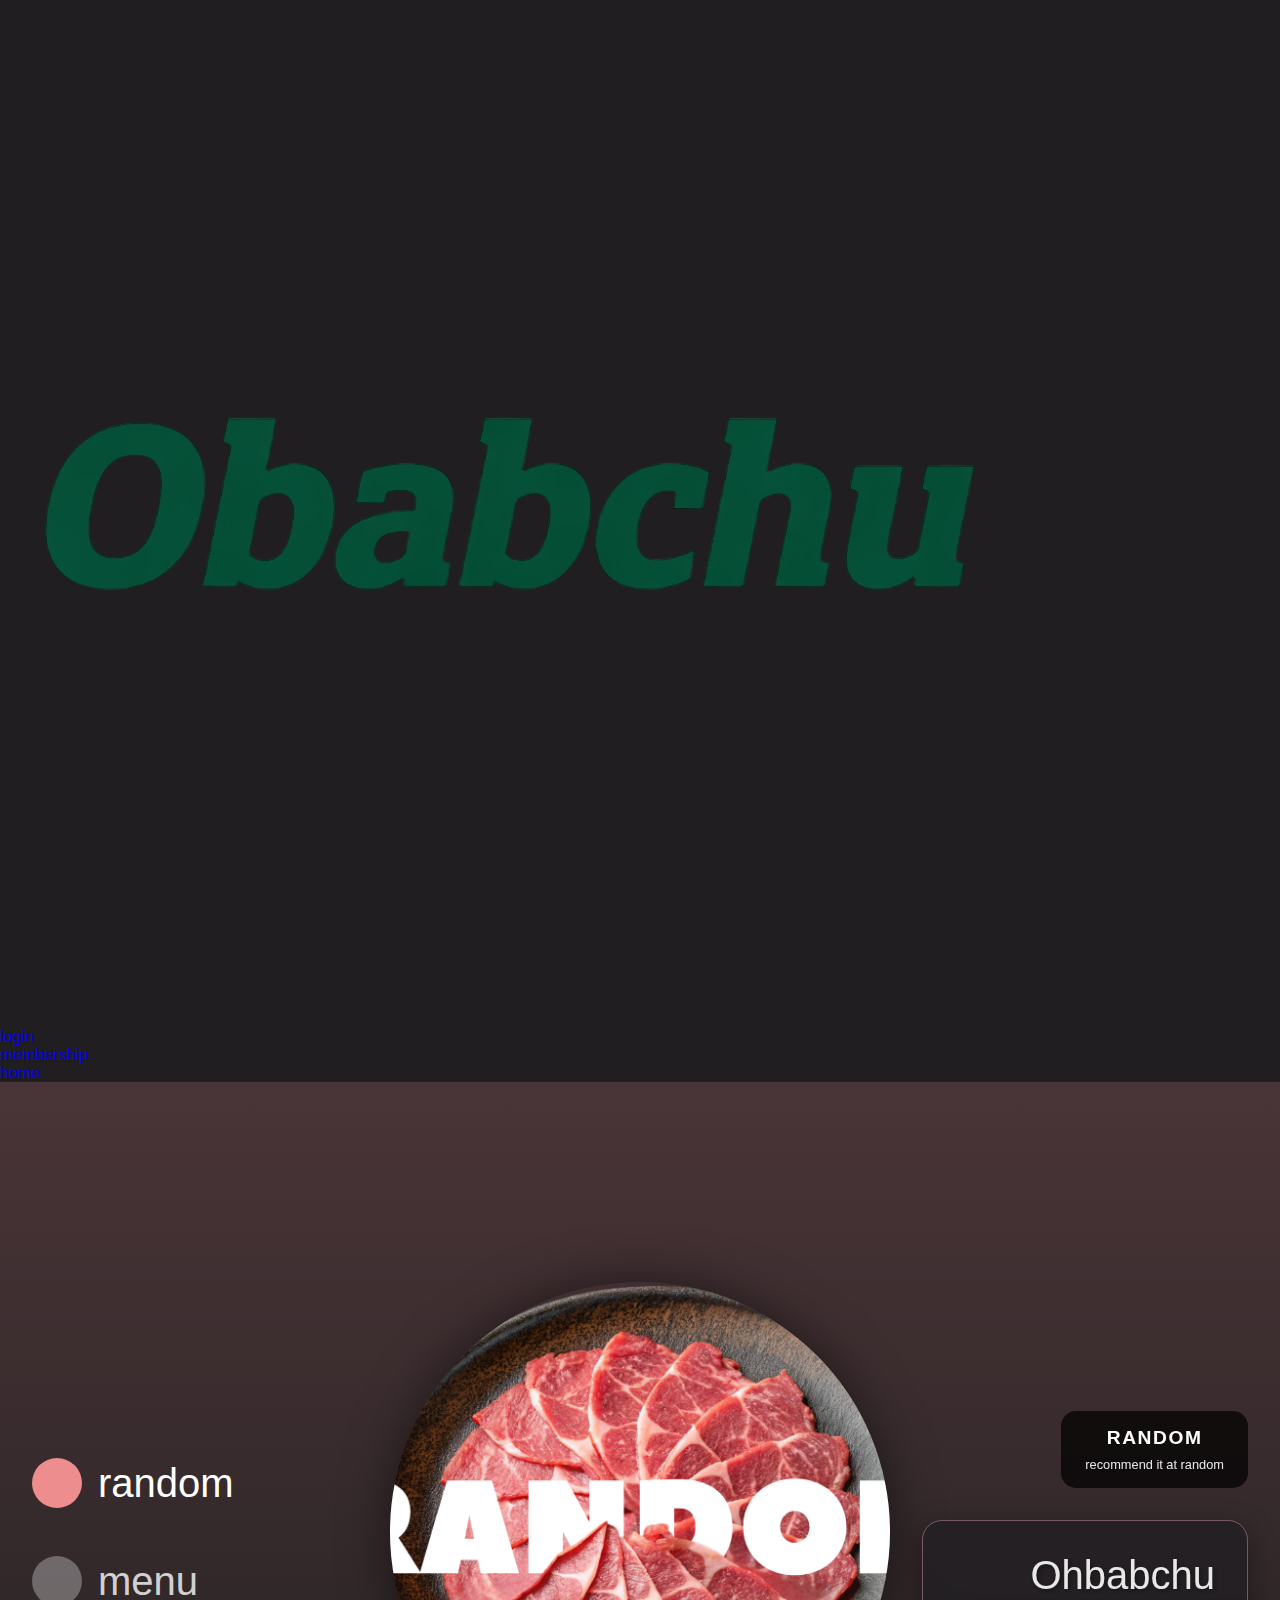
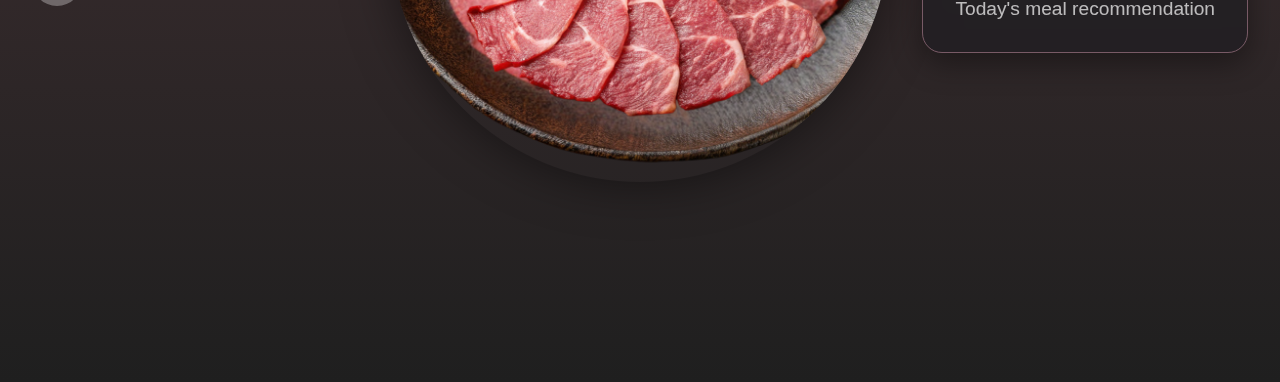
<file: obabachuWIthServer/food/index.html>
<!DOCTYPE html>
<html lang="ko">

<head>
    <meta charset="UTF-8">
    <meta name="viewport" content="width=device-width, initial-scale=1.0">
    <title>오밥추 - 음식 추천</title>
    <link rel="stylesheet" href="https://cdnjs.cloudflare.com/ajax/libs/font-awesome/6.1.0/css/all.min.css">
    <link rel="stylesheet" href="../style/style.css">
    <link rel="stylesheet" href="../style/food-style.css">
</head>

<body>
    <header>
        <a href="../index.html">
            <img src="../images/logo.png" alt="Ohbabchu Logo" />
        </a>
        <nav>
            <ul>
                <li><a href="../member/login.html">login</a></li>
                <li><a href="../member/register.html">membership</a></li>
                <li><a href="../index.html">home</a></li>
            </ul>
        </nav>
    </header>

    <main class="food-main">
        <div class="left-sidebar">
            <div class="selector-buttons">
                <button class="selector-btn active" data-type="random">
                    <span class="btn-circle"></span>
                    <span>random</span>
                </button>
                <button class="selector-btn" data-type="menu">
                    <span class="btn-circle"></span>
                    <span>menu</span>
                </button>

            </div>
        </div>

        <div class="center-content">
            <div class="food-image-container">
                <img id="foodImage" src="../images/random.png" alt="음식 이미지">

            </div>
        </div>

        <div class="right-sidebar">
            <div class="action-btn-container">
                <button class="action-btn random-btn">
                    <span>RANDOM</span>
                    <small>recommend it at random</small>
                </button>
            </div>

            <div class="food-info">
                <div class="restaurant-name" id="restaurantName">Ohbabchu</div>
                <div class="food-category" id="foodCategory">Today's meal recommendation</div>
            </div>
        </div>
    </main>

    <script src="../script/foodSelect.js"></script>
</body>

</html>
</file>
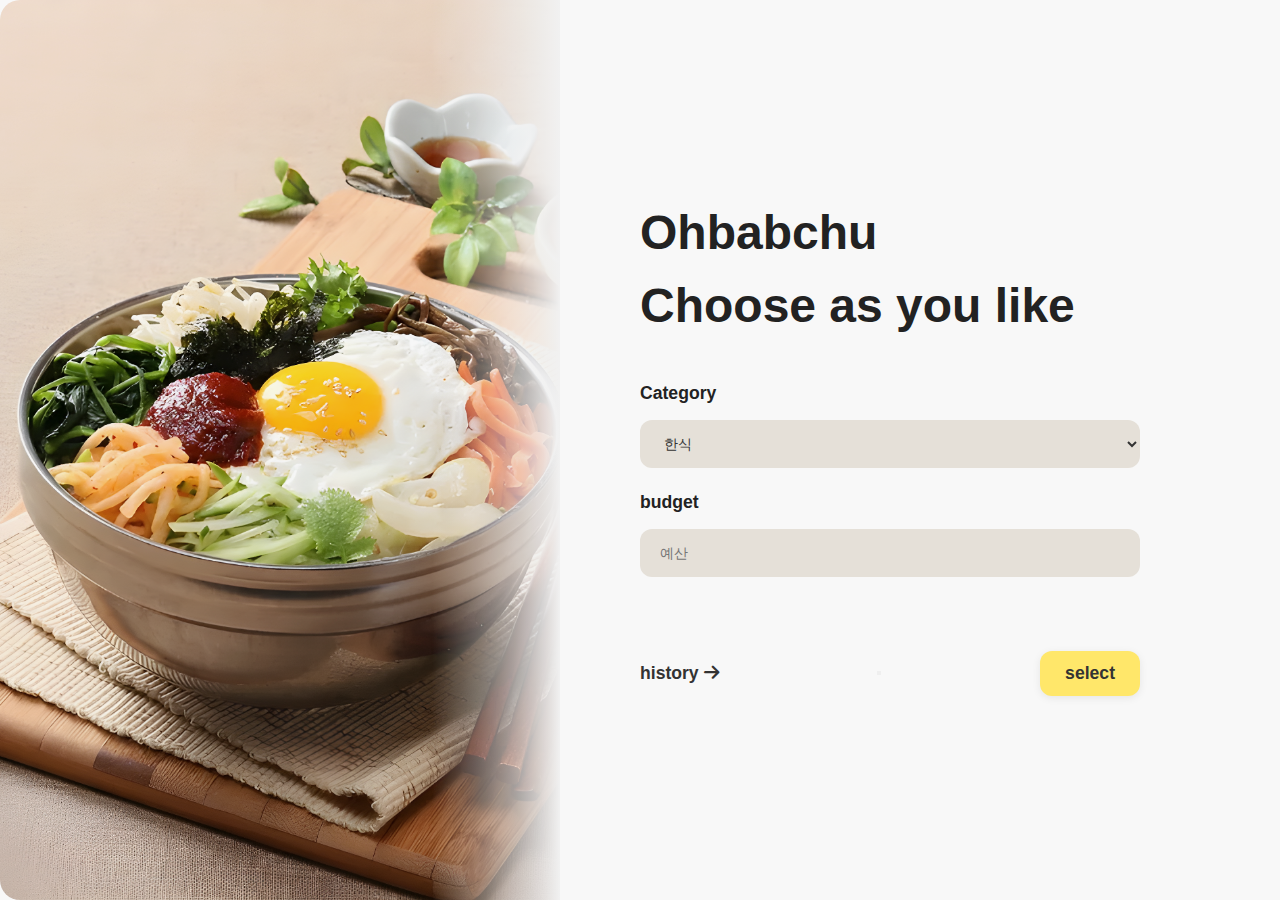
<file: obabachuWIthServer/recommend/choose.html>
<!DOCTYPE html>
<html lang="en">

<head>
    <meta charset="UTF-8" />
    <meta name="viewport" content="width=device-width, initial-scale=1.0" />
    <title>오밥추 - 오늘 뭐 먹지?</title>
    <link rel="stylesheet" href="../style/recommend.css">
    <link rel="stylesheet" href="https://cdnjs.cloudflare.com/ajax/libs/font-awesome/6.1.0/css/all.min.css"
        xintegrity="sha512-10/jx2EXwxxWqCLX/hHth/vu2KY3jCF70dCQB8TSgNjbCVAC/8vai53GfMDrO2Emgwccf2pJqxct9ehpzG+MTw=="
        crossorigin="anonymous" referrerpolicy="no-referrer" />

</head>

<body>
    <main>
        <div class="register-container">
            <div class="register-box">
                <div class="register-slide">
                    <div class="reshadow"></div>
                </div>

                <div class="register-box-body">
                    <h1>Ohbabchu</h1> <!-- Corrected case -->
                    <h1>Choose as you like</h1>
                    <form onsubmit="return false">
                        <div class="input-row">
                            <label for="type">Category</label>
                            <!-- Changed to input type="text" to match image visual -->
                            <select id="category" class="type">
                                <option value="한식">한식</option>
                                <option value="중식">중식</option>
                                <option value="일식">일식</option>
                                <option value="양식">양식</option>
                                <option value="분식">분식</option>
                                <option value="주점">주점</option>
                                <option value="치킨">치킨</option>
                                <option value="카페/디저트">카페/디저트</option>
                            </select>
                        </div>
                        <div class="input-row">
                            <label for="budget">budget</label>
                            <input type="number" id="budget" placeholder="예산" min="0" step="1000" style="color: #333;"
                                required>
                        </div>

                        <div class="button-container">
                            <!-- Changed to match image text and removed icon -->
                            <a href="#" class="history-link">history <i class="fa fa-arrow-right"></i></a>
                            <!-- Changed select to a button-like link to match image -->
                            <button></button>
                            <input type="submit" value="select" class="submit-button" id="recommendation">
                        </div>
                    </form>
                </div>
            </div>
        </div>
    </main>

    <script src="../script/foodSelect.js"></script>

    <!-- No external script needed for this static page -->
</body>

</html>
</file>
<file: obabachuWIthServer/style/style.css>
/* --- 전역 스타일 및 변수 정의 --- */
:root {
  --primary-color: #f7a02c;
  --travel-accent: #4CAF50;
  --text-light: #ffffff;
  --text-dark: #333333;
  --green-bg: #386720;
}

* {
  margin: 0;
  padding: 0;
  box-sizing: border-box;
  list-style: none;
}

body {
  font-family: 'Poppins', sans-serif;
  color: var(--text-light);
  overflow-x: hidden;
  overflow-y: auto;
  min-height: 100vh;

  scroll-snap-type: y mandatory;
}


body::-webkit-scrollbar {
  width: 0;
  height: 0;
  background: transparent;
  /* 스크롤바 배경을 투명하게 설정 */
}

.page {
  scroll-snap-align: start;
  /* 각 섹션이 뷰포트 시작점에 정렬되도록 */
}

/* --- Ohbabchu 랜딩 섹션 (첫 번째 섹션) --- */

/* Ohbabchu 랜딩 페이지의 메인 컨테이너입니다. */
.container {
  position: relative;
  z-index: 1;
  display: flex;
  flex-direction: column;
  height: 100vh;
}

/* 헤더 (로고 및 내비게이션) */
.header {
  display: flex;
  justify-content: space-between;
  align-items: center;
  width: 100%;
  background-color: #33333352;
  padding: 30px 60px;
  position: absolute;
}

.logo {
  font-family: 'Pacifico', cursive;
  /* 손글씨 느낌을 위해 Pacifico 사용 */
  font-size: 3rem;
  font-weight: 400;
  color: var(--text-light);
}

.auth-nav {
  display: flex;
  gap: 10px;
}

.auth-nav button {
  background-color: transparent;
  border: none;
  color: var(--text-light);
  padding: 8px 20px;
  font-size: 1rem;
  font-weight: 500;
  cursor: pointer;
  border-radius: 20px;
  transition: background-color 0.3s, color 0.3s;
}

/* 사용자 스니펫에서 가져온 로그인 버튼의 특정 스타일 */
#sign-in {
  background-color: white;
  color: var(--text-dark);
}

.auth-nav button:hover {
  background-color: rgba(255, 255, 255, 0.2);
}

/* 히어로 섹션 (메인 콘텐츠 영역) */
.hero-section {
  flex-grow: 1;
  display: flex;
  align-items: center;
  justify-content: flex-start;
  background-image: url('../map/img/한식.webp');
  background-size: cover;
  background-position: center;
  background-repeat: no-repeat;

}

.content-wrapper {
  display: flex;
  align-items: center;
  gap: 20px;
  margin-left: 5%;
}

/* 점 내비게이션 (공유 컴포넌트 스타일) */
.dots-wrapper {
  display: flex;
  flex-direction: column;
  gap: 15px;
  height: 100%;
  justify-content: center;
  margin-left: 50px;
  position: fixed;
  z-index: 1000;
}

.dot {
  width: 25px;
  height: 25px;
  background-color: var(--primary-color);
  border-radius: 50%;
  transition: 1s ease-in-out;
}



/* 텍스트 콘텐츠 (추천 및 제목) */
.recommendation-text {
  font-size: 1.5rem;
  font-weight: 400;
  color: var(--primary-color);
  margin-bottom: 5px;
}

.main-title {
  font-family: 'Pacifico', cursive;
  font-size: 8rem;
  font-weight: 400;
  line-height: 1;
  margin-bottom: 10px;
  height: 120px;
  color: var(--text-light);
  overflow: hidden;
  position: relative;
}



.main-title span {
  display: inline-block;
  height: 120px;
  width: 120px;
  overflow: hidden;
}

.main-title ul,
.main-title li {
  display: inline;
}

.main-title ul {
  display: inline-flex;
  flex-direction: column;
  animation: change 3s infinite;
}

.change {
  height: 50px;
  width: 50px;
  overflow: hidden;
  animation: change 3s infinite;
}

.change2 {
  position: absolute;
  top: 0;
  right: 0;
  animation: change2 5s infinite;
  animation-delay: -1.5s; /* [추가됨] 애니메이션 시작 시간을 1.5초 앞당겨 두 애니메이션이 동기화되지 않도록 합니다. */
}

/* [수정됨] 회전(rotate) 효과를 추가하여 움직임을 더 역동적으로 변경 */
@keyframes change2 {
  20% {
    transform: translateY(0%) rotate(0deg);
    opacity: 1;
  }
  70% {
    transform: translateY(120%) rotate(10deg); /* 아래로 사라질 때 살짝 회전 */
    opacity: 0;
  }
  80% {
    transform: translateY(-120%) rotate(-10deg); /* 위에서 나타날 때 반대로 회전 */
    opacity: 0;
  }
  90% {
    transform: translateY(0) rotate(0deg);
    opacity: 1;
  }
  100% {
    transform: translateY(100%) rotate(5deg);
    opacity: 1;
  }
}

/* 'change' 애니메이션은 기존과 동일하게 유지하여 차이를 명확하게 함 */
@keyframes change {
  0% {
    transform: translateY(0%);
    opacity: 1;
  }
  40% {
    transform: translateY(120%);
    opacity: 0;
  }
  60% {
    transform: translateY(-120%);
    opacity: 0;
  }
  100% {
    transform: translateY(0%);
    opacity: 1;
  }
}
.slogan {
  font-size: 1.8rem;
  font-weight: 500;
  color: var(--text-light);
}

/* --- 여행 서비스 쇼케이스 섹션 (두 번째 섹션 - 사용자 제공) --- */

.service-showcase-section {
  padding: 80px 0;
  background-color: var(--text-light);
  color: var(--text-dark);
}

.travel-services-container {
  max-width: 1200px;
  margin: 0 auto;
  padding: 0 40px;
}

.showcase-content {
  display: flex;
  justify-content: space-between;
  align-items: flex-start;
  gap: 50px;
}

.text-column {
  flex: 1;
  max-width: 500px;
}

.main-heading {
  font-size: 3rem;
  font-weight: 700;
  margin-bottom: 20px;
  line-height: 1.2;
}

.subtitle {
  font-size: 1.1rem;
  line-height: 1.6;
  margin-bottom: 30px;
  color: #666;
}

.cta-button {
  background-color: var(--travel-accent);
  color: var(--text-light);
  border: none;
  padding: 15px 40px;
  font-size: 1.1rem;
  font-weight: 600;
  border-radius: 5px;
  cursor: pointer;
  transition: background-color 0.3s;
}

.cta-button:hover {
  background-color: #388E3C;
}

.features-column {
  flex: 1;
  display: grid;
  grid-template-columns: 1fr 1fr;
  gap: 30px;
}

.feature-item {
  display: flex;
  flex-direction: column;
  align-items: flex-start;
  gap: 15px;
  background-color: #f9f9f9;
  padding: 25px;
  border-radius: 10px;
  box-shadow: 0 4px 6px rgba(0, 0, 0, 0.05);
}

.icon-wrapper {
  color: var(--travel-accent);
  font-size: 2.5rem;
}

.feature-text {
  font-size: 1.2rem;
  font-weight: 600;
  color: var(--text-dark);
}

/* --- Ohbabchu 기능 섹션 (세 번째 섹션 - 녹색 배경) --- */

.features-main-content {
  background-color: var(--text-light);
  color: var(--text-light);
  padding: 80px 60px;
  display: flex;
  align-items: flex-start;
  gap: 50px;
  height: 100vh;
  overflow: hidden;
  position: relative;
}

.round-bg {
  background-color: var(--green-bg);
  border-radius: 50%;
  height: 200vh;
  width: 200vh;
  position: absolute;
  left: -50%;
  top: -50%;
}

/* 기능 섹션 레이아웃을 위해 점 래퍼를 특별히 재설정합니다. */
.features-main-content .dots-wrapper {
  display: flex;
  flex-direction: column;
  gap: 15px;
  margin-top: 20px;
  z-index: 10;
}

/* 기능 표시 영역 (제목 및 카드) */
.features-display-area {
  flex: 1;
  display: flex;
  flex-direction: column;
  height: 500px;
}

.features-header {
  margin-bottom: 40px;
  z-index: 1;
}

.features-title {
  font-size: 3rem;
  font-weight: 700;
  color: var(--text-light);
  margin-bottom: 10px;
}

.features-subtitle {
  font-size: 1.2rem;
  color: var(--text-light);
}

/* --- 기능 카드 컨테이너 --- */
.features-cards-container {
  display: flex;
  gap: 30px;
  flex-wrap: wrap;
  align-items: center;
  height: 100%;
  justify-content: end;
}

.feature-card {
  background-color: var(--text-light);
  overflow: hidden;
  box-shadow: 0 10px 20px rgba(0, 0, 0, 0.1);
  height: 40rem;
  color: var(--text-dark);
  width: calc(25% - 20px);
  position: relative;
}

.feature-card:nth-child(1) {
  background-image: url('../map/img/치킨.jpg');
  background-size: cover;
  background-position: center;
}

.feature-card:nth-child(2) {
  background-image: url('../map/img/일식.jpg');
  background-size: cover;
  background-position: center;
}

.feature-card:nth-child(3) {
  background-image: url('../map/img/중식.jpg');
  background-size: cover;
  background-position: center;
}

.card-image-wrapper {
  height: 250px;
  overflow: hidden;
}

.card-image-wrapper img {
  width: 100%;
  height: 100%;
  object-fit: cover;
}

.card-content {
  padding: 20px;
  display: flex;
  flex-direction: column;
  color: white;
  position: absolute;
  bottom: 0;
}

.card-title {
  font-size: 1.5rem;
  font-weight: 700;
  margin-bottom: 5px;
}

.card-description {
  font-size: 0.9rem;
  margin-bottom: 15px;
}

.card-link {
  margin-left: auto;
  font-size: 1.8rem;
  text-decoration: none;
  transition: color 0.3s, transform 0.3s;
  color: white;
}

.card-link:hover {
  color: var(--primary-color);
  transform: translateX(5px);
}

/* --- 고객 후기/리뷰 섹션 (네 번째 섹션) --- */
.testimonials-section {
  padding: 100px 60px;
  background-color: #f7f7f7;
  /* 밝은 회색 배경 */
  color: var(--text-dark);
  text-align: center;
}

.testimonials-header {
  margin-bottom: 50px;
}

.testimonials-title {
  font-size: 2.5rem;
  font-weight: 700;
  margin-bottom: 10px;
}

.testimonials-subtitle {
  font-size: 1.1rem;
  color: #666;
}

.reviews-container {
  display: flex;
  justify-content: center;
  gap: 30px;
  flex-wrap: wrap;
  max-width: 1200px;
  margin: 0 auto;
}

.review-card {
  background-color: var(--text-light);
  padding: 30px;
  border-radius: 10px;
  box-shadow: 0 10px 20px rgba(0, 0, 0, 0.05);
  flex: 1;
  min-width: 280px;
  max-width: 380px;
  text-align: left;
}

.review-quote {
  font-size: 1.1rem;
  line-height: 1.6;
  margin-bottom: 25px;
  color: #444;
}

/* 리뷰어 프로필 영역 */
.reviewer-profile-group {
  display: flex;
  justify-content: space-between;
  align-items: center;
}

.reviewer-profile {
  display: flex;
  align-items: center;
}

.reviewer-avatar {
  width: 60px;
  height: 60px;
  border-radius: 50%;
  object-fit: cover;
  margin-right: 15px;
}

.reviewer-details {
  display: flex;
  flex-direction: column;
}

.reviewer-name {
  font-size: 1.1rem;
  font-weight: 600;
  color: var(--text-dark);
}

.reviewer-tag {
  font-size: 0.8rem;
  font-weight: 500;
  color: #888;
  background-color: #eee;
  padding: 2px 8px;
  border-radius: 5px;
  margin-top: 4px;
}

/* 별점 */
.star-rating {
  color: var(--primary-color);
  font-size: 1rem;
}

/* 원의 opaicty 설정 */

.op05 {
  opacity: 0.5;
  box-shadow: inset 0 0 10px rgba(0, 0, 0, 0.2);
}

.op1 {
  opacity: 1;
  box-shadow: inset 0 0 10px rgba(0, 0, 0, 0.2);
}

/* Main container to center the card */

.content {
  width: 1400px;
  margin: 0 auto;
  display: flex;
  flex-direction: column;
  justify-content: center;
}

/* The card itself */
.card .content {
  border-radius: 20px;
  display: flex;
  overflow: hidden;
  height: 100vh;

  /* Ensures the image respects the border-radius */
  flex-direction: row;
  /* Default for larger screens */
}

/* Left Side: Text Content */
.card-left {
  flex-basis: 45%;
  padding: 40px;
  display: flex;
  flex-direction: column;
  justify-content: center;
}

/* Secondary, smaller headline */
.headline-secondary {
  font-size: 1.1rem;
  font-weight: 400;
  color: #5a6a7e;
  margin: 0 0 8px 0;
}

/* Primary, larger headline */
.headline-primary {
  font-size: 2.5rem;
  font-weight: 700;
  color: #333d4b;
  margin: 0 0 24px 0;
  line-height: 1.2;
}

/* The recommendation button */
.recommendation-button {
  display: inline-flex;
  /* Aligns text and SVG */
  align-items: center;
  padding: 12px 24px;
  background-color: #f7f9fc;
  color: #333d4b;
  font-weight: 600;
  text-decoration: none;
  border-radius: 12px;
  border: 1px solid #d1d9e6;
  box-shadow: 4px 4px 8px #c8cdd3, -4px -4px 8px #ffffff;
  transition: all 0.2s ease-in-out;
  align-self: flex-start;
  /* Prevents button from stretching full width */
}

.recommendation-button:hover {
  box-shadow: inset 4px 4px 8px #c8cdd3, inset -4px -4px 8px #ffffff;
  color: #007bff;
}

/* SVG icon inside the button */
.recommendation-button svg {
  width: 20px;
  height: 20px;
  margin-left: 8px;
  transition: transform 0.2s ease-in-out;
}

.recommendation-button:hover svg {
  transform: translateX(4px);
}

/* Right Side: Image */
.card-right {
  flex-basis: 55%;
  display: flex;
  align-items: center;
}

.food-image {
  width: 100%;
  height: 80%;
  object-fit: cover;
  /* Ensures the image covers the container without distortion */
  display: block;
  /* Removes any extra space below the image */
  border-top-left-radius: 10px;
  border-bottom-left-radius: 10px;
}

/* 푸터 전체 컨테이너 */
.footer-container {
  background-color: #e3d4c3;
  color: #3a2e25;
  width: 100%;
  height: 100vh;
  /* 참고: 이 속성은 푸터를 화면 전체 높이로 만듭니다. 원치 않으시면 주석 처리하거나 삭제하세요. */
  position: relative;
  overflow: hidden;
  border-radius: 0.5rem;
  box-shadow: 0 10px 15px -3px rgba(0, 0, 0, 0.1), 0 4px 6px -2px rgba(0, 0, 0, 0.05);
  padding: 2rem;
}

/* 음식 이미지 */
.food-image-wrapper {
  position: absolute;
  bottom: 0;
  left: 0;
  transform: translateX(-25%) translateY(25%);
  z-index: 0;
}

footer .food-image {
  width: 30rem;
  height: 30rem;
  border-radius: 9999px;
  object-fit: cover;
  border: 8px solid rgba(255, 255, 255, 0.5);
  box-shadow: 0 25px 50px -12px rgba(0, 0, 0, 0.25);
}

/* 푸터 컨텐츠 */
.footer-container .content-wrapper {
  position: relative;
  display: flex;
  flex-direction: column;
  z-index: 10;
}

/* [수정됨] 헤더 섹션: 로고와 멤버 목록을 가로로 정렬 */
.header-section {
  width: 1400px;
  display: flex;
  justify-content: space-between;
  align-items: flex-start;
  gap: 3rem;
  margin-bottom: 3rem;
}



.logo-section .slogan {
  font-size: 1.125rem;
  margin-bottom: 0.5rem;
}

.logo-section .logo-text {
  font-family: 'Playfair Display', serif;
  font-size: 3.75rem;
  font-weight: 700;
  color: #4c3f36;
}

/* [수정됨] 멤버 섹션 */
.member-section {
  text-align: right;
  /* width: 100%; 불필요하여 삭제 */
}

.member-section .member-title {
  font-size: 1.25rem;
  font-weight: 700;
  margin-bottom: 1rem;
  letter-spacing: 0.1em;
}

.member-section .member-list {
  list-style: none;
  padding: 0;
  margin: 0;
  font-size: 0.875rem;
}

.member-section .member-list li {
  margin-top: 0.5rem;
}

.member-section .member-list li:first-child {
  margin-top: 0;
}

/* 아이콘 */
.icon-section {
  display: flex;
  justify-content: flex-end;
  gap: 2rem;
  margin: 3rem 0;
  font-size: 5rem;
  border-bottom: 1px solid #000;
  width: 700px;
}


.icon-link {
  padding: 0.75rem;
  border-radius: 9999px;
  transition: background-color 150ms cubic-bezier(0.4, 0, 0.2, 1);
}

.icon-link i {
  transition: .3s;
  color: white;
}

.icon-link .fa-youtube:hover {
  color: red;
}

.icon-link .fa-instagram:hover {
  color: #d6249f;
}

.icon-link .fa-home:hover {
  color: black;
}

.icon-link:hover {
  background-color: rgba(0, 0, 0, 0.1);
}

.icon-link svg {
  color: #3a2e25;
}

/* 구분선 */
.footer-divider {
  border: 0;
  border-top: 1px solid #b8a99a;
  margin: 2rem 0;
}

/* 저작권 */
.copyright {
  text-align: center;
  font-size: 0.875rem;
  letter-spacing: 0.05em;
}
</file>
<file: obabachuWIthServer/style/food-style.css>
/* Food Recommendation Page Styles */
:root {
    --primary-color: #ed8d8d;
    --dark-color: #333;
    --light-color: #fff;
    --dark-accent: #723232;
    --shadow-color: rgba(0, 0, 0, 0.38);
    --bg-color: #211e22;
    --input-bg-color: #312c32;
    --highlight-color: #785a66;
    --text-color: #e0e0e0;
    --text-secondary-color: #8c8c8c;
    --accent-color: #ef4f6a;
}

body {
    margin: 0;
    padding: 0;
    font-family: "Poppins", "Noto Sans KR", sans-serif;
    background-color: var(--bg-color);
}

.food-main {
    min-height: 100vh;
    background: linear-gradient(180deg, rgba(237, 141, 141, 0.2) 0%, rgba(31, 31, 31, 1) 100%);
    padding: 0;
    position: relative;
    overflow: hidden;
    display: flex;
    align-items: center;
    justify-content: center;
    /* Center content for large screens */
}

/* Left Sidebar */
.left-sidebar {
    position: absolute;
    left: 0;
    top: 50%;
    transform: translateY(-50%);
    display: flex;
    flex-direction: column;
    gap: 3rem;
    padding: 2rem;
    z-index: 10;
}

.selector-buttons {
    display: flex;
    flex-direction: column;
    gap: 3rem;
}

.selector-btn {
    background: transparent;
    border: none;
    color: rgba(255, 255, 255, 0.8);
    cursor: pointer;
    display: flex;
    align-items: center;
    gap: 1rem;
    font-size: 2.5rem;
    font-weight: 300;
    text-transform: lowercase;
    font-family: "Poppins", sans-serif;
    transition: all 0.3s ease;
}

.selector-btn.active {
    color: white;
}

.selector-btn.active .btn-circle {
    background: var(--primary-color);
}

.btn-circle {
    width: 50px;
    height: 50px;
    border-radius: 50%;
    background: rgba(255, 255, 255, 0.3);
    transition: all 0.3s ease;
}

/* Center Content */
.center-content {
    position: relative;
    z-index: 5;
    width: 500px;
    /* Define size */
    height: 500px;
}

.food-image-container {
    width: 100%;
    height: 100%;
    border-radius: 50%;
    overflow: hidden;
    box-shadow: 0 0 50px rgba(0, 0, 0, 0.5);
}

.food-image-container img {
    width: 100%;
    height: 100%;
    object-fit: cover;
    transition: transform 0.3s ease;
}

.food-image-container:hover img {
    transform: scale(1.1);
}

.food-title {
    position: absolute;
    top: 50%;
    left: 50%;
    transform: translate(-50%, -50%);
    font-size: 4rem;
    font-weight: 900;
    color: var(--light-color);
    text-shadow: 2px 2px 8px rgba(0, 0, 0, 0.8);
    letter-spacing: 0.3rem;
    font-family: "Poppins", sans-serif;
    z-index: 10;
    text-align: center;
}

/* Right Sidebar */
.right-sidebar {
    position: absolute;
    right: 0;
    top: 50%;
    transform: translateY(-50%);
    display: flex;
    flex-direction: column;
    gap: 2rem;
    padding: 2rem;
    z-index: 10;
    align-items: flex-end;
    text-align: right;
}

.food-info {
    background: rgba(33, 30, 34, 0.8);
    backdrop-filter: blur(10px);
    padding: 2rem;
    border-radius: 20px;
    box-shadow: 0 10px 30px var(--shadow-color);
    border: 1px solid var(--highlight-color);
    transition: all 0.3s ease;
    color: white;
}

.restaurant-name {
    font-size: 2.5rem;
    font-weight: 300;
    color: rgba(255, 255, 255, 0.9);
    font-family: "Poppins", sans-serif;
    text-shadow: 2px 2px 4px rgba(0, 0, 0, 0.3);
}

.food-category {
    font-size: 1.2rem;
    color: rgba(255, 255, 255, 0.7);
    font-weight: 300;
    font-family: "Poppins", sans-serif;
}

.action-btn {
    background: rgba(0, 0, 0, 0.7);
    color: white;
    border: none;
    border-radius: 15px;
    padding: 1rem 1.5rem;
    font-size: 1rem;
    font-weight: 600;
    cursor: pointer;
    transition: all 0.3s ease;
    display: flex;
    flex-direction: column;
    align-items: center;
    gap: 0.5rem;
    font-family: "Poppins", sans-serif;
    backdrop-filter: blur(10px);
}

.action-btn:hover {
    background: var(--primary-color);
    transform: scale(1.05);
}

.action-btn span {
    font-size: 1.2rem;
    font-weight: 700;
    letter-spacing: 0.1rem;
}

.action-btn small {
    font-size: 0.8rem;
    opacity: 0.9;
    font-weight: 400;
}

/* Decorative elements */
.decoration-circle {
    position: absolute;
    border: 2px solid var(--primary-color);
    border-radius: 50%;
    opacity: 0.6;
    animation: pulse 3s infinite ease-in-out;
}

.decoration-1 {
    width: 20px;
    height: 20px;
    top: 15%;
    right: 10%;
    animation-delay: 0s;
}

.decoration-2 {
    width: 15px;
    height: 15px;
    bottom: 20%;
    left: 15%;
    animation-delay: 1s;
}

.decoration-3 {
    width: 25px;
    height: 25px;
    top: 60%;
    right: 20%;
    animation-delay: 2s;
}

@keyframes pulse {

    0%,
    100% {
        opacity: 0.3;
        transform: scale(1);
    }

    50% {
        opacity: 0.8;
        transform: scale(1.1);
    }
}




/* Responsive Design */
@media (max-width: 1200px) {
    .center-content {
        width: 400px;
        height: 400px;
    }

    .food-title {
        font-size: 3rem;
    }

    .restaurant-name {
        font-size: 2rem;
    }

    .selector-btn {
        font-size: 2rem;
    }
}

@media (max-width: 992px) {
    .food-main {
        flex-direction: column;
        justify-content: flex-start;
        padding: 2rem 1rem;
        height: auto;
    }

    .left-sidebar,
    .right-sidebar,
    .center-content {
        position: relative;
        transform: none;
        top: auto;
        left: auto;
        right: auto;
        width: 100%;
        max-width: 500px;
        margin: 0 auto;
    }

    .left-sidebar {
        order: 2;
        padding: 2rem 0;
    }

    .selector-buttons {
        flex-direction: row;
        justify-content: center;
        gap: 1.5rem;
    }

    .selector-btn {
        font-size: 1.5rem;
        flex-direction: column;
    }

    .btn-circle {
        width: 40px;
        height: 40px;
    }

    .center-content {
        order: 1;
        margin-bottom: 2rem;
    }

    .right-sidebar {
        order: 3;
        align-items: center;
        text-align: center;
        padding: 2rem 0;
    }
}

@media (max-width: 576px) {
    .center-content {
        width: 300px;
        height: 300px;
    }

    .food-title {
        font-size: 2.5rem;
    }

    .restaurant-name {
        font-size: 1.8rem;
    }

    .selector-btn {
        font-size: 1.2rem;
    }

    .btn-circle {
        width: 35px;
        height: 35px;
    }

    .action-btn {
        padding: 0.8rem 1.2rem;
    }

    .action-btn span {
        font-size: 1rem;
    }
}
</file>
<file: obabachuWIthServer/style/recommend.css>
/* 1. 기본 및 변수 설정 */
      :root {
          --bg-color: #F8F8F8;
          --input-bg-color: #E5E0D8;
          /* Adjusted to match image */
          --highlight-color: #785a66;
          --text-color: #333;
          --text-secondary-color: #8c8c8c;
          --accent-color: #ef4f6a;
          --main-bg-color: #F8F8F8;
          /* Background color for the right panel */
      }

      * {
          margin: 0;
          padding: 0;
          box-sizing: border-box;
      }

      a {
          text-decoration: none;
          color: #333;
      }

      body {
          font-family: "Poppins", sans-serif;
          background-color: var(--bg-color);
          color: var(--text-color);
          /* 페이지 중앙 정렬 */
          display: flex;
          justify-content: center;
          align-items: center;
          min-height: 100vh;
          overflow: hidden;
          /* Prevent scrollbars */
      }

      /* 2. 메인 레이아웃 */
      main {
          display: flex;
          justify-content: center;
          align-items: center;
          width: 100%;
      }

      .register-container {
          width: 100vw;
          height: 100vh;
      }

      .register-box {
          display: flex;
          width: 100vw;
          height: 100vh;
          background-color: var(--main-bg-color);
          /* Use main-bg-color */
          border-radius: 20px;
          /* Kept for consistency, though image doesn't show it clearly */
          overflow: hidden;
      }

      /* 3. 왼쪽 이미지 영역 */
      .register-slide {
          flex: 1;
          /* Left side takes 50% width */
          background: url("../map/img/한식.webp") no-repeat center center/cover;
          position: relative;
          filter: brightness(0.97) grayscale(0.05);
          /* Keep original filters */
      }

      .reshadow {
          height: 100vh;
          width: 10vw;
          position: absolute;
          right: 0;
          background: linear-gradient(90deg, rgba(255, 255, 255, 0) 0%, #F8F8F8 100%);
      }

      /* 4. 오른쪽 회원가입 폼 영역 */
      .register-box-body {
          flex: 1;
          /* Right side takes 50% width */
          display: flex;
          flex-direction: column;
          justify-content: center;
          align-items: flex-start;
          padding: 60px 80px;
          background: #F8F8F8;
          /* Use main-bg-color */
          min-width: 500px;
          /* Ensure it doesn't shrink too much */
      }

      .register-box-body h1 {
          font-size: 3rem;
          font-weight: 800;
          color: #222;
          margin-bottom: 18px;
      }

      /* 5. 폼 및 입력창 스타일 */
      form {
          display: flex;
          flex-direction: column;
          gap: 24px;
          width: 100%;
          max-width: 500px;
          margin-top: 32px;
      }

      input[type="text"],
      input[type="number"] {
          /* Apply to both text and number inputs */
          background-color: var(--input-bg-color);
          border: none;
          border-radius: 12px;
          height: 48px;
          padding: 0 20px;
          color: #333;
          /* Text color inside input */
          font-size: 0.9rem;
          font-family: "Poppins", sans-serif;
          width: 100%;
          margin-bottom: 0;
          /* Remove extra margin */
      }

      #category {
          /* Apply to both text and number inputs */
          background-color: var(--input-bg-color);
          border: none;
          border-radius: 12px;
          height: 48px;
          padding: 0 20px;
          color: #333;
          /* Text color inside input */
          font-size: 0.9rem;
          font-family: "Poppins", sans-serif;
          width: 100%;
          margin-bottom: 0;
          /* Remove extra margin */
      }

      .input-row {
          display: flex;
          flex-direction: column;
          gap: 10px;
      }

      .input-row label {
          font-size: 1.1rem;
          font-weight: 700;
          color: #222;
          margin-bottom: 6px;
      }

      /* Button container for history and recommendation */
      .button-container {
          display: flex;
          justify-content: space-between;
          /* Space out the elements */
          align-items: center;
          width: 100%;
          margin-top: 50px;
          /* Adjust spacing from inputs */
      }

      .button-container .history-link {
          color: #333;
          /* Darker text as in image */
          font-size: 1.1rem;
          /* Slightly larger font */
          font-weight: 600;
          /* Bolder */
          display: flex;
          align-items: center;
          gap: 5px;
          /* Space between text and arrow */
      }

      .button-container .history-link i {
          font-size: 1.1rem;
          /* Match text size */
      }

      #recommendation {
          background-color: #ffe76a;
          /* Yellow background from image */
          color: #333;
          /* Dark text for contrast */
          font-size: 1.1rem;
          font-weight: 600;
          padding: 12px 25px;
          /* Adjust padding to match button size in image */
          border-radius: 12px;
          /* Rounded corners */
          border: none;
          cursor: pointer;
          box-shadow: 0 2px 8px rgba(0, 0, 0, 0.08);
          /* Subtle shadow */
          transition: background-color 0.3s ease;
      }

      #recommendation:hover {
          background-color: #ffd900;
          /* Slightly darker yellow on hover */
      }
</file>
